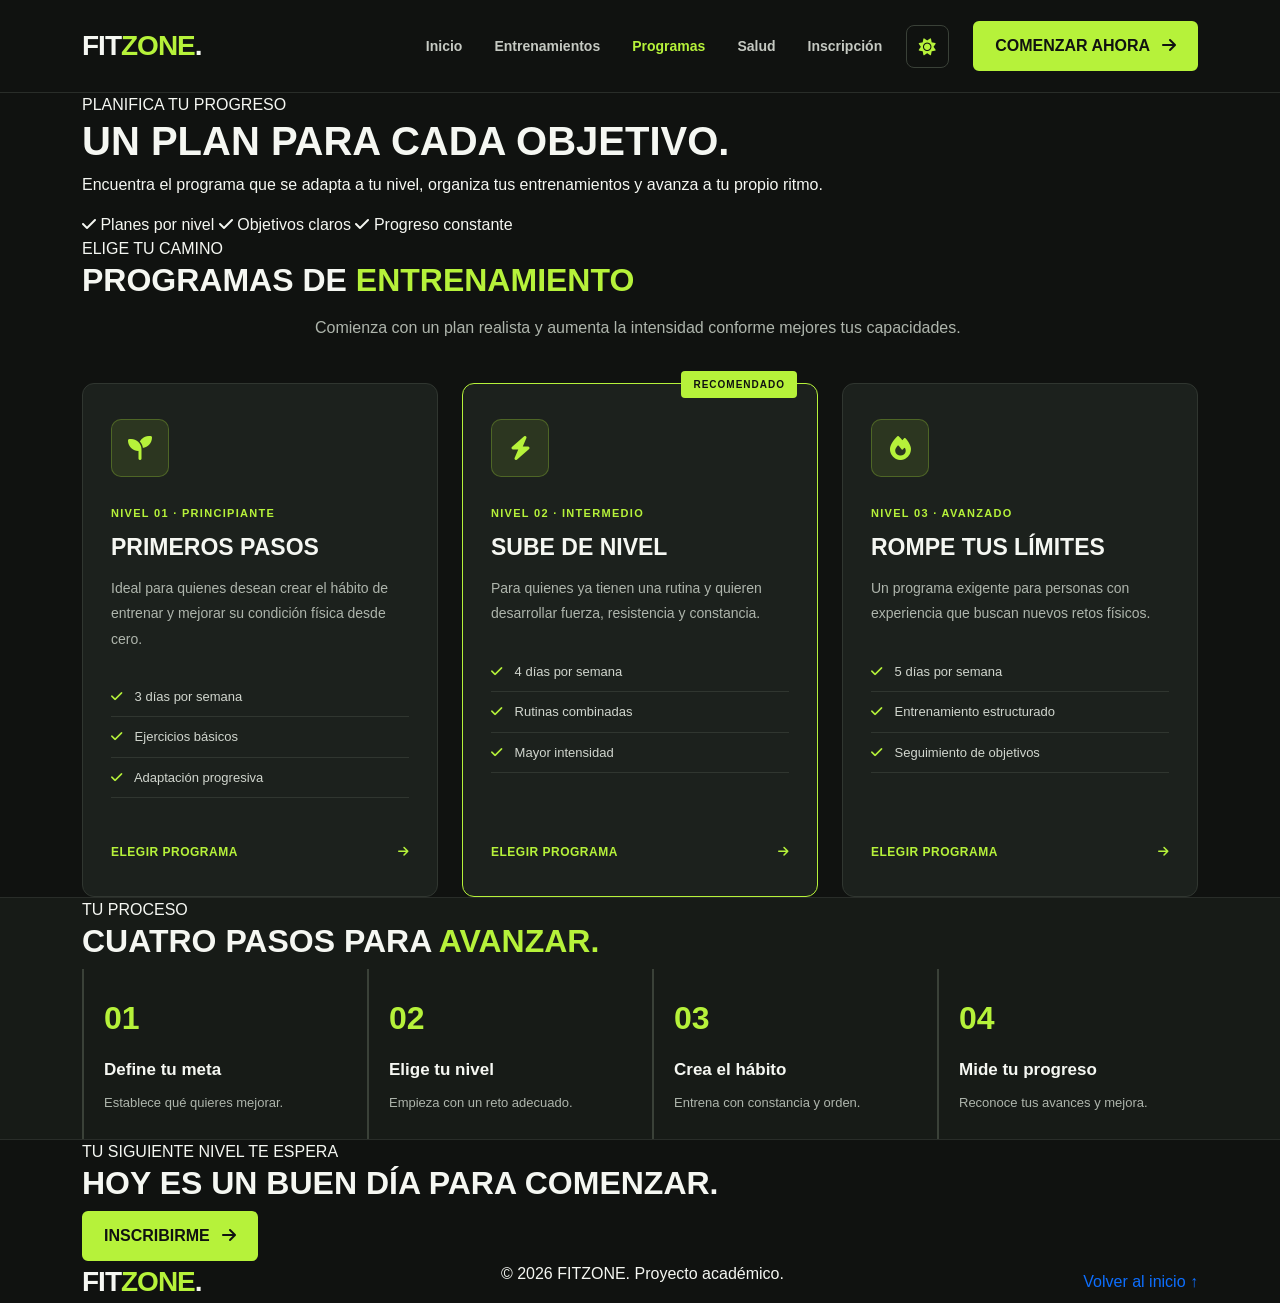
<file: programas.html>
<!DOCTYPE html>

<html lang="es">
<head>
<meta charset="UTF-8">
<meta name="viewport" content="width=device-width, initial-scale=1.0">
<title>FITZONE | Programas</title>
<link href="https://fonts.googleapis.com/css2?family=Montserrat:wght@400;500;600;700;800;900&display=swap" rel="stylesheet">
<link href="https://cdn.jsdelivr.net/npm/bootstrap@5.3.3/dist/css/bootstrap.min.css" rel="stylesheet">
<link rel="stylesheet" href="https://cdnjs.cloudflare.com/ajax/libs/font-awesome/6.5.2/css/all.min.css">
<link rel="stylesheet" href="css/estilos.css">
</head>
<body>
<header>
<nav class="navbar navbar-expand-lg navbar-fitzone">
<div class="container">
<a class="navbar-brand logo-fitzone" href="index.html">FIT<span>ZONE</span><span class="logo-point">.</span></a>
<button class="navbar-toggler" type="button" data-bs-toggle="collapse" data-bs-target="#menuPrincipal" aria-controls="menuPrincipal" aria-expanded="false" aria-label="Abrir menú">
<span class="navbar-toggler-icon"></span>
</button>
<div class="collapse navbar-collapse" id="menuPrincipal">
<ul class="navbar-nav ms-auto align-items-lg-center gap-lg-3">
<li class="nav-item"><a class="nav-link" href="index.html">Inicio</a></li>
<li class="nav-item"><a class="nav-link" href="entrenamientos.html">Entrenamientos</a></li>
<li class="nav-item"><a class="nav-link active" href="programas.html">Programas</a></li>
<li class="nav-item"><a class="nav-link" href="salud.html">Salud</a></li>
<li class="nav-item"><a class="nav-link" href="inscripcion.html">Inscripción</a></li>
<li class="nav-item">
<button class="theme-toggle" type="button" aria-label="Activar tema claro" title="Activar tema claro">
<i class="fa-solid fa-sun"></i>
</button>
</li>
<li class="nav-item"><a class="btn btn-fitzone ms-lg-2" href="inscripcion.html">COMENZAR AHORA <i class="fa-solid fa-arrow-right ms-2"></i></a></li>
</ul>
</div>
</div>
</nav>
</header>
<main>
<section class="inner-hero">
<div class="container">
<span class="hero-label"><span class="hero-label-line"></span> PLANIFICA TU PROGRESO</span>
<h1>UN PLAN PARA CADA <span>OBJETIVO.</span></h1>
<p>Encuentra el programa que se adapta a tu nivel, organiza tus entrenamientos y avanza a tu propio ritmo.</p>
<div class="inner-hero-tags">
<span><i class="fa-solid fa-check"></i> Planes por nivel</span>
<span><i class="fa-solid fa-check"></i> Objetivos claros</span>
<span><i class="fa-solid fa-check"></i> Progreso constante</span>
</div>
</div>
</section>
<section class="section-padding">
<div class="container">
<div class="section-heading">
<span class="hero-label">ELIGE TU CAMINO</span>
<h2>PROGRAMAS DE <span>ENTRENAMIENTO</span></h2>
<p>Comienza con un plan realista y aumenta la intensidad conforme mejores tus capacidades.</p>
</div>
<div class="row g-4">
<div class="col-md-6 col-lg-4">
<article class="program-card">
<div class="program-icon"><i class="fa-solid fa-seedling"></i></div>
<span class="program-level">NIVEL 01 · PRINCIPIANTE</span>
<h3>PRIMEROS PASOS</h3>
<p>Ideal para quienes desean crear el hábito de entrenar y mejorar su condición física desde cero.</p>
<ul>
<li><i class="fa-solid fa-check"></i> 3 días por semana</li>
<li><i class="fa-solid fa-check"></i> Ejercicios básicos</li>
<li><i class="fa-solid fa-check"></i> Adaptación progresiva</li>
</ul>
<a href="inscripcion.html" class="program-link">ELEGIR PROGRAMA <i class="fa-solid fa-arrow-right"></i></a>
</article>
</div>
<div class="col-md-6 col-lg-4">
<article class="program-card program-card-featured">
<div class="program-icon"><i class="fa-solid fa-bolt"></i></div>
<span class="program-level">NIVEL 02 · INTERMEDIO</span>
<h3>SUBE DE NIVEL</h3>
<p>Para quienes ya tienen una rutina y quieren desarrollar fuerza, resistencia y constancia.</p>
<ul>
<li><i class="fa-solid fa-check"></i> 4 días por semana</li>
<li><i class="fa-solid fa-check"></i> Rutinas combinadas</li>
<li><i class="fa-solid fa-check"></i> Mayor intensidad</li>
</ul>
<a href="inscripcion.html" class="program-link">ELEGIR PROGRAMA <i class="fa-solid fa-arrow-right"></i></a>
</article>
</div>
<div class="col-md-6 col-lg-4">
<article class="program-card">
<div class="program-icon"><i class="fa-solid fa-fire"></i></div>
<span class="program-level">NIVEL 03 · AVANZADO</span>
<h3>ROMPE TUS LÍMITES</h3>
<p>Un programa exigente para personas con experiencia que buscan nuevos retos físicos.</p>
<ul>
<li><i class="fa-solid fa-check"></i> 5 días por semana</li>
<li><i class="fa-solid fa-check"></i> Entrenamiento estructurado</li>
<li><i class="fa-solid fa-check"></i> Seguimiento de objetivos</li>
</ul>
<a href="inscripcion.html" class="program-link">ELEGIR PROGRAMA <i class="fa-solid fa-arrow-right"></i></a>
</article>
</div>
</div>
</div>
</section>
<section class="program-steps section-padding">
<div class="container">
<div class="section-heading">
<span class="hero-label">TU PROCESO</span>
<h2>CUATRO PASOS PARA <span>AVANZAR.</span></h2>
</div>
<div class="row g-4">
<div class="col-6 col-lg-3"><div class="program-step"><span>01</span><h3>Define tu meta</h3><p>Establece qué quieres mejorar.</p></div></div>
<div class="col-6 col-lg-3"><div class="program-step"><span>02</span><h3>Elige tu nivel</h3><p>Empieza con un reto adecuado.</p></div></div>
<div class="col-6 col-lg-3"><div class="program-step"><span>03</span><h3>Crea el hábito</h3><p>Entrena con constancia y orden.</p></div></div>
<div class="col-6 col-lg-3"><div class="program-step"><span>04</span><h3>Mide tu progreso</h3><p>Reconoce tus avances y mejora.</p></div></div>
</div>
</div>
</section>
<section class="cta-section">
<div class="container">
<div class="cta-content">
<div><span class="hero-label">TU SIGUIENTE NIVEL TE ESPERA</span><h2>HOY ES UN BUEN DÍA PARA <span>COMENZAR.</span></h2></div>
<a href="inscripcion.html" class="btn btn-fitzone">INSCRIBIRME <i class="fa-solid fa-arrow-right ms-2"></i></a>
</div>
</div>
</section>
</main>
<footer class="footer-fitzone">
<div class="container">
<div class="d-flex flex-column flex-md-row justify-content-between align-items-center gap-3">
<a class="logo-fitzone" href="index.html">FIT<span>ZONE</span><span class="logo-point">.</span></a>
<p>© 2026 FITZONE. Proyecto académico.</p>
<a href="index.html">Volver al inicio ↑</a>
</div>
</div>
</footer>
<script src="https://cdn.jsdelivr.net/npm/bootstrap@5.3.3/dist/js/bootstrap.bundle.min.js"></script>
<script src="js/main.js"></script>
</body>
</html>
</file>
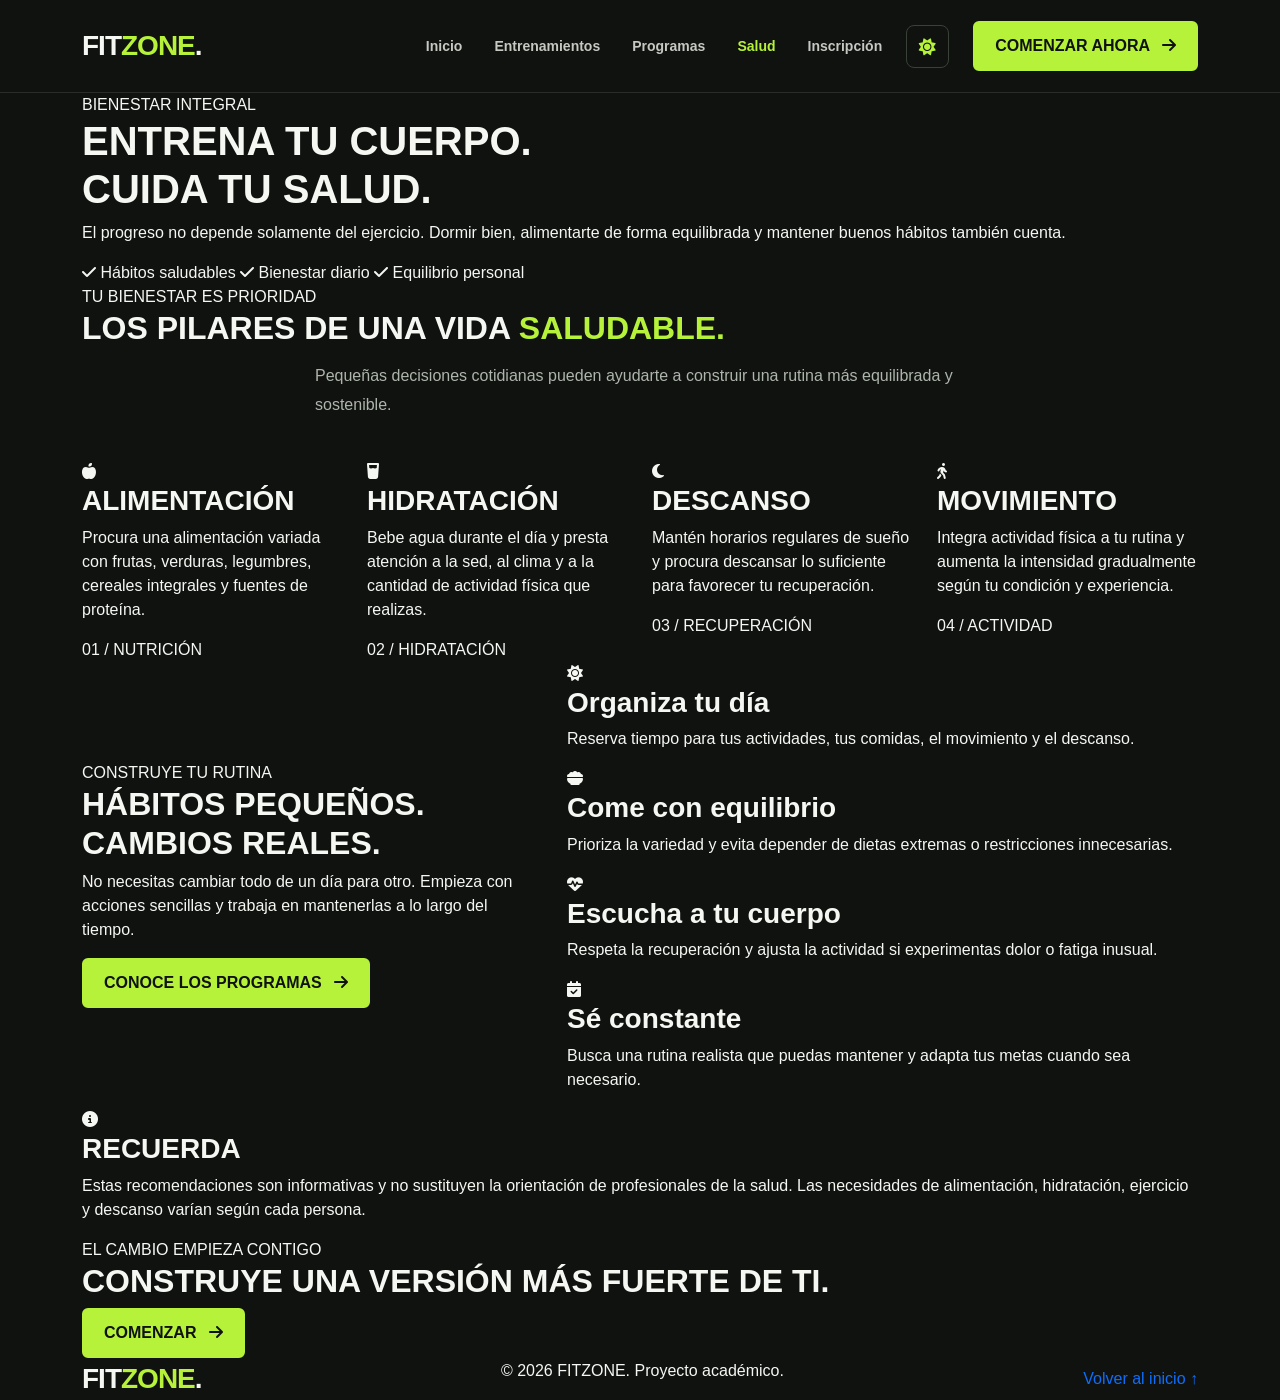
<file: salud.html>
<!DOCTYPE html>

<html lang="es">
<head>
<meta charset="UTF-8">
<meta name="viewport" content="width=device-width, initial-scale=1.0">
<meta name="description" content="Descubre recomendaciones de FITZONE sobre alimentación equilibrada, hidratación, descanso y hábitos saludables.">
<title>FITZONE | Salud y Bienestar</title>
<link href="https://fonts.googleapis.com/css2?family=Montserrat:wght@400;500;600;700;800;900&display=swap" rel="stylesheet">
<link href="https://cdn.jsdelivr.net/npm/bootstrap@5.3.3/dist/css/bootstrap.min.css" rel="stylesheet">
<link rel="stylesheet" href="https://cdnjs.cloudflare.com/ajax/libs/font-awesome/6.5.2/css/all.min.css">
<link rel="stylesheet" href="css/estilos.css">
</head>
<body>
<header>
<nav class="navbar navbar-expand-lg navbar-fitzone">
<div class="container">
<a class="navbar-brand logo-fitzone" href="index.html">FIT<span>ZONE</span><span class="logo-point">.</span></a>
<button class="navbar-toggler" type="button" data-bs-toggle="collapse" data-bs-target="#menuPrincipal" aria-controls="menuPrincipal" aria-expanded="false" aria-label="Abrir menú">
<span class="navbar-toggler-icon"></span>
</button>
<div class="collapse navbar-collapse" id="menuPrincipal">
<ul class="navbar-nav ms-auto align-items-lg-center gap-lg-3">
<li class="nav-item"><a class="nav-link" href="index.html">Inicio</a></li>
<li class="nav-item"><a class="nav-link" href="entrenamientos.html">Entrenamientos</a></li>
<li class="nav-item"><a class="nav-link" href="programas.html">Programas</a></li>
<li class="nav-item"><a class="nav-link active" href="salud.html">Salud</a></li>
<li class="nav-item"><a class="nav-link" href="inscripcion.html">Inscripción</a></li>
<li class="nav-item">
<button class="theme-toggle" type="button" aria-label="Activar tema claro" title="Activar tema claro">
<i class="fa-solid fa-sun"></i>
</button>
</li>
<li class="nav-item"><a class="btn btn-fitzone ms-lg-2" href="inscripcion.html">COMENZAR AHORA <i class="fa-solid fa-arrow-right ms-2"></i></a></li>
</ul>
</div>
</div>
</nav>
</header>
<main>
<section class="inner-hero">
<div class="container">
<span class="hero-label"><span class="hero-label-line"></span> BIENESTAR INTEGRAL</span>
<h1>ENTRENA TU CUERPO.<br><span>CUIDA TU SALUD.</span></h1>
<p>El progreso no depende solamente del ejercicio. Dormir bien, alimentarte de forma equilibrada y mantener buenos hábitos también cuenta.</p>
<div class="inner-hero-tags">
<span><i class="fa-solid fa-check"></i> Hábitos saludables</span>
<span><i class="fa-solid fa-check"></i> Bienestar diario</span>
<span><i class="fa-solid fa-check"></i> Equilibrio personal</span>
</div>
</div>
</section>
<section class="section-padding">
<div class="container">
<div class="section-heading">
<span class="hero-label">TU BIENESTAR ES PRIORIDAD</span>
<h2>LOS PILARES DE UNA VIDA <span>SALUDABLE.</span></h2>
<p>Pequeñas decisiones cotidianas pueden ayudarte a construir una rutina más equilibrada y sostenible.</p>
</div>
<div class="row g-4">
<div class="col-md-6 col-lg-3">
<article class="health-card">
<div class="health-icon"><i class="fa-solid fa-apple-whole"></i></div>
<h3>ALIMENTACIÓN</h3>
<p>Procura una alimentación variada con frutas, verduras, legumbres, cereales integrales y fuentes de proteína.</p>
<span class="health-number">01 / NUTRICIÓN</span>
</article>
</div>
<div class="col-md-6 col-lg-3">
<article class="health-card">
<div class="health-icon"><i class="fa-solid fa-glass-water"></i></div>
<h3>HIDRATACIÓN</h3>
<p>Bebe agua durante el día y presta atención a la sed, al clima y a la cantidad de actividad física que realizas.</p>
<span class="health-number">02 / HIDRATACIÓN</span>
</article>
</div>
<div class="col-md-6 col-lg-3">
<article class="health-card">
<div class="health-icon"><i class="fa-solid fa-moon"></i></div>
<h3>DESCANSO</h3>
<p>Mantén horarios regulares de sueño y procura descansar lo suficiente para favorecer tu recuperación.</p>
<span class="health-number">03 / RECUPERACIÓN</span>
</article>
</div>
<div class="col-md-6 col-lg-3">
<article class="health-card">
<div class="health-icon"><i class="fa-solid fa-person-walking"></i></div>
<h3>MOVIMIENTO</h3>
<p>Integra actividad física a tu rutina y aumenta la intensidad gradualmente según tu condición y experiencia.</p>
<span class="health-number">04 / ACTIVIDAD</span>
</article>
</div>
</div>
</div>
</section>
<section class="health-routine section-padding">
<div class="container">
<div class="row align-items-center g-5">
<div class="col-lg-5">
<span class="hero-label">CONSTRUYE TU RUTINA</span>
<h2>HÁBITOS PEQUEÑOS.<br><span>CAMBIOS REALES.</span></h2>
<p class="health-intro">No necesitas cambiar todo de un día para otro. Empieza con acciones sencillas y trabaja en mantenerlas a lo largo del tiempo.</p>
<a href="programas.html" class="btn btn-fitzone">CONOCE LOS PROGRAMAS <i class="fa-solid fa-arrow-right ms-2"></i></a>
</div>
<div class="col-lg-7">
<div class="health-habit">
<div class="habit-icon"><i class="fa-solid fa-sun"></i></div>
<div><h3>Organiza tu día</h3><p>Reserva tiempo para tus actividades, tus comidas, el movimiento y el descanso.</p></div>
</div>
<div class="health-habit">
<div class="habit-icon"><i class="fa-solid fa-bowl-food"></i></div>
<div><h3>Come con equilibrio</h3><p>Prioriza la variedad y evita depender de dietas extremas o restricciones innecesarias.</p></div>
</div>
<div class="health-habit">
<div class="habit-icon"><i class="fa-solid fa-heart-pulse"></i></div>
<div><h3>Escucha a tu cuerpo</h3><p>Respeta la recuperación y ajusta la actividad si experimentas dolor o fatiga inusual.</p></div>
</div>
<div class="health-habit">
<div class="habit-icon"><i class="fa-solid fa-calendar-check"></i></div>
<div><h3>Sé constante</h3><p>Busca una rutina realista que puedas mantener y adapta tus metas cuando sea necesario.</p></div>
</div>
</div>
</div>
</div>
</section>
<section class="health-reminder">
<div class="container">
<div class="health-reminder-content">
<i class="fa-solid fa-circle-info"></i>
<div>
<h3>RECUERDA</h3>
<p>Estas recomendaciones son informativas y no sustituyen la orientación de profesionales de la salud. Las necesidades de alimentación, hidratación, ejercicio y descanso varían según cada persona.</p>
</div>
</div>
</div>
</section>
<section class="cta-section">
<div class="container">
<div class="cta-content">
<div><span class="hero-label">EL CAMBIO EMPIEZA CONTIGO</span><h2>CONSTRUYE UNA VERSIÓN MÁS <span>FUERTE DE TI.</span></h2></div>
<a href="inscripcion.html" class="btn btn-fitzone">COMENZAR <i class="fa-solid fa-arrow-right ms-2"></i></a>
</div>
</div>
</section>
</main>
<footer class="footer-fitzone">
<div class="container">
<div class="d-flex flex-column flex-md-row justify-content-between align-items-center gap-3">
<a class="logo-fitzone" href="index.html">FIT<span>ZONE</span><span class="logo-point">.</span></a>
<p>© 2026 FITZONE. Proyecto académico.</p>
<a href="index.html">Volver al inicio ↑</a>
</div>
</div>
</footer>
<script src="https://cdn.jsdelivr.net/npm/bootstrap@5.3.3/dist/js/bootstrap.bundle.min.js"></script>
<script src="js/main.js"></script>
</body>
</html>
</file>
<file: css/estilos.css>
:root {
--color-fondo: #101210;
--color-superficie: #1C211D;
--color-principal: #B6F23A;
--color-texto: #F5F7F2;
}

* {
margin: 0;
padding: 0;
box-sizing: border-box;
}

html {
scroll-behavior: smooth;
}

body {
background-color: var(--color-fondo);
color: var(--color-texto);
font-family: Arial, sans-serif;
min-height: 100vh;
}

h1, h2, h3 {
font-weight: 800;
}

a {
text-decoration: none;
}
.navbar-fitzone {
background-color: var(--color-fondo);
padding: 20px 0;
border-bottom: 1px solid #292D29;
}

.logo-fitzone {
color: var(--color-texto);
font-size: 28px;
font-weight: 900;
letter-spacing: -1px;
}

.logo-fitzone span {
color: var(--color-principal);
}

.logo-fitzone .logo-point {
color: var(--color-texto);
}

.navbar-fitzone .nav-link {
color: #C5C9C2;
font-size: 14px;
font-weight: 600;
transition: color 0.3s ease;
}

.navbar-fitzone .nav-link:hover,
.navbar-fitzone .nav-link.active {
color: var(--color-principal);
}

.btn-fitzone {
background-color: var(--color-principal);
color: #101210;
border: 2px solid var(--color-principal);
border-radius: 6px;
padding: 11px 20px;
font-weight: 800;
transition: all 0.3s ease;
}

.btn-fitzone:hover {
background-color: transparent;
color: var(--color-principal);
border-color: var(--color-principal);
}

.navbar-toggler {
border-color: var(--color-principal);
}

.navbar-toggler:focus {
box-shadow: 0 0 0 0.2rem rgba(182, 242, 58, 0.25);
}
.program-card {
height: 100%;
padding: 35px 28px;
background: var(--color-superficie);
border: 1px solid #303630;
border-radius: 12px;
display: flex;
flex-direction: column;
transition: transform 0.3s ease, border-color 0.3s ease;
}

.program-card:hover {
transform: translateY(-8px);
border-color: var(--color-principal);
}

.program-card-featured {
border-color: var(--color-principal);
position: relative;
}

.program-card-featured::before {
content: "RECOMENDADO";
position: absolute;
top: -13px;
right: 20px;
background: var(--color-principal);
color: #101210;
padding: 6px 12px;
font-size: 10px;
font-weight: 800;
letter-spacing: 1px;
border-radius: 4px;
}

.program-icon {
width: 58px;
height: 58px;
display: flex;
align-items: center;
justify-content: center;
background: rgba(182, 242, 58, 0.10);
border: 1px solid rgba(182, 242, 58, 0.25);
border-radius: 10px;
color: var(--color-principal);
font-size: 24px;
margin-bottom: 28px;
}

.program-level {
color: var(--color-principal);
font-size: 11px;
font-weight: 800;
letter-spacing: 1.3px;
margin-bottom: 12px;
}

.program-card h3 {
font-size: 23px;
font-weight: 900;
margin-bottom: 15px;
}

.program-card > p {
color: #AEB5AC;
font-size: 14px;
line-height: 1.8;
margin-bottom: 25px;
}

.program-card ul {
list-style: none;
padding: 0;
margin: 0 0 30px;
}

.program-card li {
color: #D1D6CE;
font-size: 13px;
padding: 10px 0;
border-bottom: 1px solid #303630;
}

.program-card li i {
color: var(--color-principal);
margin-right: 9px;
}

.program-link {
margin-top: auto;
padding-top: 15px;
color: var(--color-principal);
font-size: 12px;
font-weight: 800;
letter-spacing: 0.5px;
display: flex;
justify-content: space-between;
align-items: center;
}

.program-link i {
transition: transform 0.3s ease;
}

.program-link:hover {
color: var(--color-texto);
}

.program-link:hover i {
transform: translateX(5px);
}

/* PASOS DEL PROGRAMA */

.program-steps {
background: #171B17;
border-top: 1px solid #292D29;
border-bottom: 1px solid #292D29;
}

.program-step {
height: 100%;
padding: 25px 20px;
border-left: 2px solid #3A4138;
transition: border-color 0.3s ease;
}

.program-step:hover {
border-color: var(--color-principal);
}

.program-step > span {
display: block;
color: var(--color-principal);
font-size: 32px;
font-weight: 900;
margin-bottom: 18px;
}

.program-step h3 {
font-size: 17px;
font-weight: 800;
margin-bottom: 12px;
}

.program-step p {
color: #AEB5AC;
font-size: 13px;
line-height: 1.7;
margin-bottom: 0;
}

/* ENCABEZADOS DE SECCIÓN */

.section-heading > p {
max-width: 650px;
margin: 15px auto 40px;
color: #AEB5AC;
line-height: 1.8;
}

.section-heading h2 span {
color: var(--color-principal);
}

/* AJUSTES PARA CELULARES */

@media (max-width: 767px) {
.program-card {
padding: 28px 22px;
}

.program-card h3 {
font-size: 21px;
}

.program-step {
padding: 18px 12px;
}

.program-step > span {
font-size: 27px;
}

.program-step h3 {
font-size: 15px;
}

.program-step p {
font-size: 12px;
}
}
.registration-heading {
font-size: clamp(30px, 4vw, 44px);
font-weight: 900;
line-height: 1.2;
margin: 22px 0;
}

.registration-heading span {
color: var(--color-principal);
}

.registration-description {
color: #AEB5AC;
font-size: 14px;
line-height: 1.9;
margin-bottom: 30px;
}

.registration-benefit {
display: flex;
gap: 16px;
margin: 25px 0;
}

.registration-benefit > div:first-child {
width: 46px;
height: 46px;
flex-shrink: 0;
display: flex;
align-items: center;
justify-content: center;
color: var(--color-principal);
background: rgba(182, 242, 58, 0.10);
border-radius: 9px;
font-size: 19px;
}

.registration-benefit h3 {
font-size: 15px;
font-weight: 800;
margin-bottom: 7px;
}

.registration-benefit p {
color: #AEB5AC;
font-size: 13px;
line-height: 1.7;
margin-bottom: 0;
}

.registration-note {
margin-top: 30px;
padding: 16px;
border: 1px solid #303630;
border-radius: 8px;
color: #AEB5AC;
font-size: 12px;
line-height: 1.7;
}

.registration-note i {
color: var(--color-principal);
margin-right: 8px;
}

.registration-form {
padding: 35px;
background: var(--color-superficie);
border: 1px solid #303630;
border-radius: 12px;
}

.form-header {
margin-bottom: 28px;
}

.form-header > span {
color: var(--color-principal);
font-size: 11px;
font-weight: 800;
letter-spacing: 1.5px;
}

.form-header h2 {
font-size: 28px;
font-weight: 900;
margin: 12px 0 8px;
}

.form-header p {
color: #AEB5AC;
font-size: 13px;
margin-bottom: 0;
}

.registration-form .form-label {
color: #E4E8E0;
font-size: 12px;
font-weight: 700;
margin-bottom: 9px;
}

.registration-form .form-control,
.registration-form .form-select {
min-height: 47px;
background-color: #121512;
color: var(--color-texto);
border: 1px solid #3A4138;
border-radius: 6px;
font-size: 13px;
}

.registration-form textarea.form-control {
min-height: 100px;
resize: vertical;
}

.registration-form .form-control::placeholder {
color: #7E877B;
}

.registration-form .form-control:focus,
.registration-form .form-select:focus {
border-color: var(--color-principal);
box-shadow: 0 0 0 0.2rem rgba(182, 242, 58, 0.12);
}

.registration-form .form-select option {
background: #121512;
color: #F5F7F2;
}

.registration-form .form-check {
padding: 15px 15px 15px 35px;
border: 1px solid #303630;
border-radius: 7px;
}

.registration-form .form-check-input {
background-color: #121512;
border-color: #596153;
}

.registration-form .form-check-input:checked {
background-color: var(--color-principal);
border-color: var(--color-principal);
}

.registration-form .form-check-input:focus {
box-shadow: 0 0 0 0.2rem rgba(182, 242, 58, 0.15);
}

.registration-form .form-check-label {
color: #C5CCC1;
font-size: 12px;
line-height: 1.8;
}

.registration-form .invalid-feedback {
font-size: 11px;
}

.character-counter {
text-align: right;
color: #AEB5AC;
font-size: 11px;
margin-top: 7px;
}

.registration-submit {
width: 100%;
min-height: 50px;
font-size: 12px;
}

.form-privacy {
color: #AEB5AC;
text-align: center;
font-size: 11px;
line-height: 1.7;
margin: 15px 0 0;
}

.form-privacy i {
color: var(--color-principal);
margin-right: 5px;
}

.registration-form .was-validated .form-check-input:invalid {
border-color: #dc3545;
}

@media (max-width: 767px) {
.registration-form {
padding: 23px 18px;
}

.form-header h2 {
font-size: 24px;
}

.registration-heading {
font-size: 32px;
}
}

body,
.navbar-fitzone,
.program-card,
.health-card,
.registration-form,
.benefit-card,
.hero-floating-card {
transition: background-color 0.3s ease, color 0.3s ease, border-color 0.3s ease;
}

.theme-toggle {
width: 43px;
height: 43px;
display: inline-flex;
align-items: center;
justify-content: center;
border: 1px solid #3A4138;
border-radius: 8px;
background: transparent;
color: var(--color-principal);
font-size: 17px;
cursor: pointer;
transition: all 0.3s ease;
}

.theme-toggle:hover {
background: var(--color-principal);
color: #101210;
border-color: var(--color-principal);
}

.theme-toggle:focus-visible {
outline: 2px solid var(--color-principal);
outline-offset: 3px;
}

/* PALETA DEL TEMA CLARO */

body.light-theme {
--color-fondo: #F4F6F0;
--color-superficie: #FFFFFF;
--color-texto: #20251F;
--color-principal: #628C18;
background-color: var(--color-fondo);
color: var(--color-texto);
}

body.light-theme .navbar-fitzone {
background-color: #FFFFFF;
border-bottom-color: #DCE2D6;
}

body.light-theme .navbar-fitzone .nav-link {
color: #454D42;
}

body.light-theme .logo-fitzone {
color: #20251F;
}

body.light-theme .hero-description,
body.light-theme .section-heading > p,
body.light-theme .health-card p,
body.light-theme .program-card > p,
body.light-theme .program-step p,
body.light-theme .health-habit p,
body.light-theme .registration-description {
color: #555E51;
}

body.light-theme .stats-section,
body.light-theme .program-steps,
body.light-theme .health-routine {
background: #E9EDE4;
border-color: #D6DDD0;
}

body.light-theme .program-card,
body.light-theme .health-card,
body.light-theme .registration-form,
body.light-theme .benefit-card {
background: #FFFFFF;
border-color: #D6DDD0;
}

body.light-theme .program-card h3,
body.light-theme .health-card h3,
body.light-theme .program-step h3,
body.light-theme .health-habit h3,
body.light-theme .form-header h2 {
color: #20251F;
}

body.light-theme .registration-form .form-label {
color: #30382D;
}

body.light-theme .registration-form .form-control,
body.light-theme .registration-form .form-select {
background-color: #FFFFFF;
color: #20251F;
border-color: #C8D0C1;
}

body.light-theme .registration-form .form-check {
border-color: #D6DDD0;
}

body.light-theme .registration-form .form-check-label {
color: #454D42;
}

body.light-theme .registration-form .form-check-input {
background-color: #FFFFFF;
border-color: #9AA591;
}

body.light-theme .registration-form .form-check-input:checked {
background-color: var(--color-principal);
border-color: var(--color-principal);
}

body.light-theme .health-reminder {
background: #E9EDE4;
border-color: #D6DDD0;
}

body.light-theme .health-reminder p,
body.light-theme .registration-note,
body.light-theme .form-privacy,
body.light-theme .character-counter {
color: #555E51;
}

body.light-theme .health-reminder h3 {
color: #20251F;
}

body.light-theme .health-habit {
border-color: #D6DDD0;
}

body.light-theme .program-card li {
color: #454D42;
border-color: #D6DDD0;
}

body.light-theme .program-link:hover {
color: #20251F;
}

body.light-theme .health-number {
color: #507415;
}

body.light-theme .theme-toggle {
border-color: #C8D0C1;
}

@media (prefers-reduced-motion: reduce) {
body,
.navbar-fitzone,
.program-card,
.health-card,
.theme-toggle {
transition: none;
}
}

.training-card {
height: 100%;
overflow: hidden;
background: var(--color-superficie);
border: 1px solid #303630;
border-radius: 12px;
transition: transform 0.3s ease, border-color 0.3s ease;
}

.training-card:hover {
transform: translateY(-7px);
border-color: var(--color-principal);
}

.training-image-wrap {
height: 230px;
position: relative;
overflow: hidden;
background: #1C211D;
}

.training-image {
width: 100%;
height: 100%;
object-fit: cover;
transition: transform 0.5s ease;
}

.training-card:hover .training-image {
transform: scale(1.06);
}

.training-category {
position: absolute;
left: 18px;
bottom: 18px;
background: var(--color-principal);
color: #101210;
padding: 7px 12px;
border-radius: 4px;
font-size: 10px;
font-weight: 900;
letter-spacing: 1px;
}

.training-card-content {
padding: 25px;
}

.training-card-content .card-number {
display: block;
color: var(--color-principal);
font-size: 10px;
font-weight: 800;
letter-spacing: 1px;
margin-bottom: 12px;
}

.training-card-content h3 {
font-size: 19px;
font-weight: 900;
line-height: 1.4;
margin-bottom: 13px;
}

.training-card-content > p {
color: #AEB5AC;
font-size: 13px;
line-height: 1.8;
margin-bottom: 20px;
}

.training-details {
display: flex;
flex-wrap: wrap;
gap: 10px 18px;
padding: 15px 0;
border-top: 1px solid #303630;
border-bottom: 1px solid #303630;
margin-bottom: 15px;
}

.training-details span {
color: #B9C0B5;
font-size: 11px;
}

.training-details i {
color: var(--color-principal);
margin-right: 5px;
}

.training-card-content .card-link {
display: flex;
justify-content: space-between;
align-items: center;
gap: 10px;
font-size: 11px;
}

.training-tips {
background: #171B17;
border-top: 1px solid #292D29;
border-bottom: 1px solid #292D29;
}

.training-tips h2 {
font-size: clamp(28px, 4vw, 42px);
font-weight: 900;
line-height: 1.25;
margin: 20px 0;
}

.training-tips h2 span {
color: var(--color-principal);
}

.training-tips > .container > .row > .col-lg-5 > p {
color: #AEB5AC;
font-size: 14px;
line-height: 1.9;
margin-bottom: 25px;
}

.tip-list {
display: flex;
flex-direction: column;
}

.tip-item {
display: flex;
gap: 18px;
padding: 22px 0;
border-bottom: 1px solid #343A33;
}

.tip-item:first-child {
padding-top: 0;
}

.tip-icon {
width: 48px;
height: 48px;
flex-shrink: 0;
display: flex;
align-items: center;
justify-content: center;
border-radius: 9px;
background: rgba(182, 242, 58, 0.10);
color: var(--color-principal);
font-size: 19px;
}

.tip-item h3 {
font-size: 16px;
font-weight: 800;
margin-bottom: 8px;
}

.tip-item p {
color: #AEB5AC;
font-size: 13px;
line-height: 1.8;
margin-bottom: 0;
}

/* ADAPTACION DEL TEMA CLARO */

body.light-theme .training-card {
background: #FFFFFF;
border-color: #D6DDD0;
}

body.light-theme .training-card-content h3,
body.light-theme .tip-item h3 {
color: #20251F;
}

body.light-theme .training-card-content > p,
body.light-theme .training-details span,
body.light-theme .tip-item p,
body.light-theme .training-tips > .container > .row > .col-lg-5 > p {
color: #555E51;
}

body.light-theme .training-details,
body.light-theme .tip-item {
border-color: #D6DDD0;
}

body.light-theme .training-tips {
background: #E9EDE4;
border-color: #D6DDD0;
}

@media (max-width: 767px) {
.training-image-wrap {
height: 210px;
}

.training-card-content {
padding: 22px;
}

.training-card-content h3 {
font-size: 18px;
}

.tip-item {
gap: 14px;
}
}

@media (prefers-reduced-motion: reduce) {
.training-card,
.training-image {
transition: none;
}
}

body.light-theme .inner-hero {
background-color: #E9EDE4;
}

body.light-theme .inner-hero p {
color: #555E51;
}

body.light-theme .inner-hero h1 {
color: #20251F;
}

body.light-theme .inner-hero-tags span {
color: #454D42;
border-color: #C8D0C1;
}

body.light-theme .section-heading h2 {
color: #20251F;
}

body.light-theme .section-heading > p {
color: #555E51;
}

body.light-theme .cta-section {
background-color: #E9EDE4;
}

body.light-theme .cta-content h2 {
color: #20251F;
}

body.light-theme .footer-fitzone {
background-color: #FFFFFF;
border-top: 1px solid #D6DDD0;
}

body.light-theme .footer-fitzone p,
body.light-theme .footer-fitzone > .container a:not(.logo-fitzone) {
color: #555E51;
}

body.light-theme .navbar-toggler {
border-color: var(--color-principal);
}

body.light-theme .navbar-toggler-icon {
filter: invert(1);
}

body.light-theme .navbar-fitzone .nav-link.active,
body.light-theme .navbar-fitzone .nav-link:hover {
color: var(--color-principal);
}

@media (max-width: 991px) {
body.light-theme .navbar-fitzone .navbar-collapse {
background-color: #FFFFFF;
padding: 18px;
border: 1px solid #D6DDD0;
border-radius: 8px;
margin-top: 12px;
}
}
.training-filters {
display: grid;
grid-template-columns: minmax(220px, 1.5fr) minmax(170px, 1fr) minmax(170px, 1fr) auto;
gap: 16px;
align-items: end;
margin-bottom: 18px;
padding: 22px;
background: var(--card-bg, #191c19);
border: 1px solid var(--border-color, rgba(255,255,255,.1));
border-radius: 16px;
}

.training-search {
position: relative;
}

.training-search > i {
position: absolute;
top: 50%;
left: 14px;
transform: translateY(-50%);
color: #a3e635;
}

.training-search input {
width: 100%;
min-height: 46px;
padding: 10px 12px 10px 40px;
color: var(--text-color, #f5f5f5);
background: var(--input-bg, #101210);
border: 1px solid var(--border-color, rgba(255,255,255,.15));
border-radius: 8px;
outline: none;
}

.training-search input:focus {
border-color: #a3e635;
}

.training-filter-group label {
display: block;
margin-bottom: 7px;
color: var(--text-color, #f5f5f5);
font-size: .85rem;
font-weight: 600;
}

.training-filter-group select {
min-height: 46px;
color: var(--text-color, #f5f5f5);
background-color: var(--input-bg, #101210);
border-color: var(--border-color, rgba(255,255,255,.15));
}

.training-filter-group select option {
color: #f5f5f5;
background: #191c19;
}

#limpiarFiltros {
min-height: 46px;
white-space: nowrap;
}

.training-results {
margin-bottom: 22px;
}

.training-results p {
margin: 0;
color: var(--muted-color, #a5aaa3);
font-size: .9rem;
}

.training-item {
transition: opacity .2s ease, transform .2s ease;
}

.training-item[hidden] {
display: none !important;
}

.training-empty {
padding: 45px 20px;
text-align: center;
background: var(--card-bg, #191c19);
border: 1px solid var(--border-color, rgba(255,255,255,.1));
border-radius: 16px;
}

.training-empty > i {
margin-bottom: 16px;
color: #a3e635;
font-size: 2rem;
}

.training-empty h3 {
color: var(--text-color, #f5f5f5);
}

.training-empty p {
margin-bottom: 0;
color: var(--muted-color, #a5aaa3);
}

@media (max-width: 991px) {
.training-filters {
grid-template-columns: repeat(2, minmax(0, 1fr));
}
}

@media (max-width: 575px) {
.training-filters {
grid-template-columns: 1fr;
padding: 16px;
}

#limpiarFiltros {
width: 100%;
}
}

body.light-theme .training-filters,
body.light-theme .training-empty {
--card-bg: #ffffff;
--border-color: #dfe5d9;
--text-color: #20251e;
--muted-color: #60675d;
--input-bg: #f4f6f0;
}

body.light-theme .training-search input,
body.light-theme .training-filter-group select {
color: #20251e;
}
</file>
